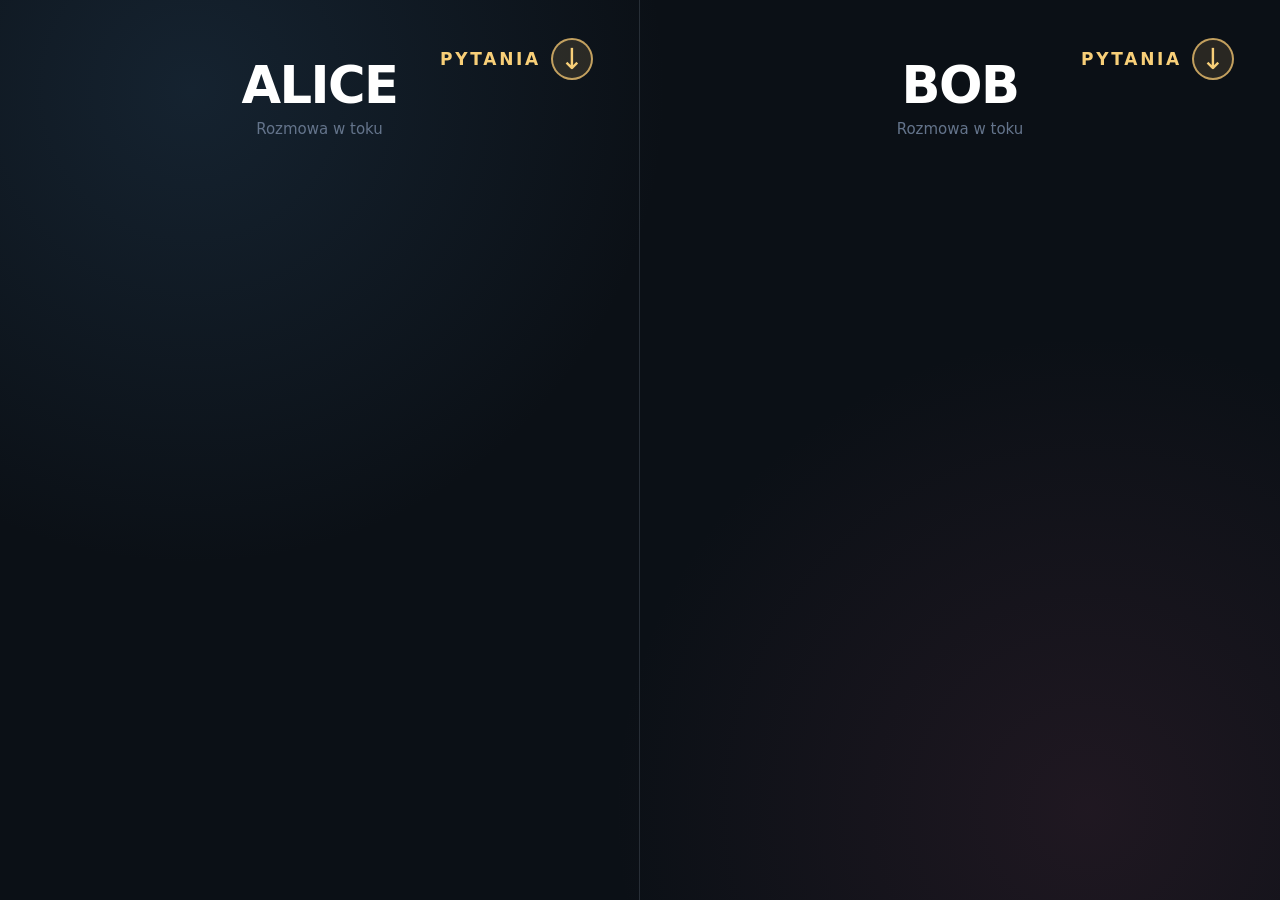
<file: frontend/display/index.html>
<!DOCTYPE html>
<html lang="pl">
<head>
    <meta charset="UTF-8">
    <meta name="viewport" content="width=device-width, initial-scale=1.0">
    <title>Test Turinga — Display</title>
    <link rel="stylesheet" href="style.css?v=8">
</head>
<body>

    <main class="display">
        <section class="panel" id="leftPanel">
            <header class="panel-header">
                <div class="question-guide" aria-label="Pytania prowadzącego">
                    <span class="question-guide-label">PYTANIA</span>
                    <span class="question-guide-arrow" aria-hidden="true">↓</span>
                </div>
                <h1 id="leftTitle">ALICE</h1>
                <div class="panel-caption">Rozmowa w toku</div>
            </header>
            <div id="leftMessages"></div>
        </section>

        <section class="panel" id="rightPanel">
            <header class="panel-header">
                <div class="question-guide" aria-label="Pytania prowadzącego">
                    <span class="question-guide-label">PYTANIA</span>
                    <span class="question-guide-arrow" aria-hidden="true">↓</span>
                </div>
                <h1 id="rightTitle">BOB</h1>
                <div class="panel-caption">Rozmowa w toku</div>
            </header>
            <div id="rightMessages"></div>
        </section>
    </main>

    <script src="config.js?v=7"></script>
    <script src="app.js?v=8"></script>
</body>
</html>
</file>
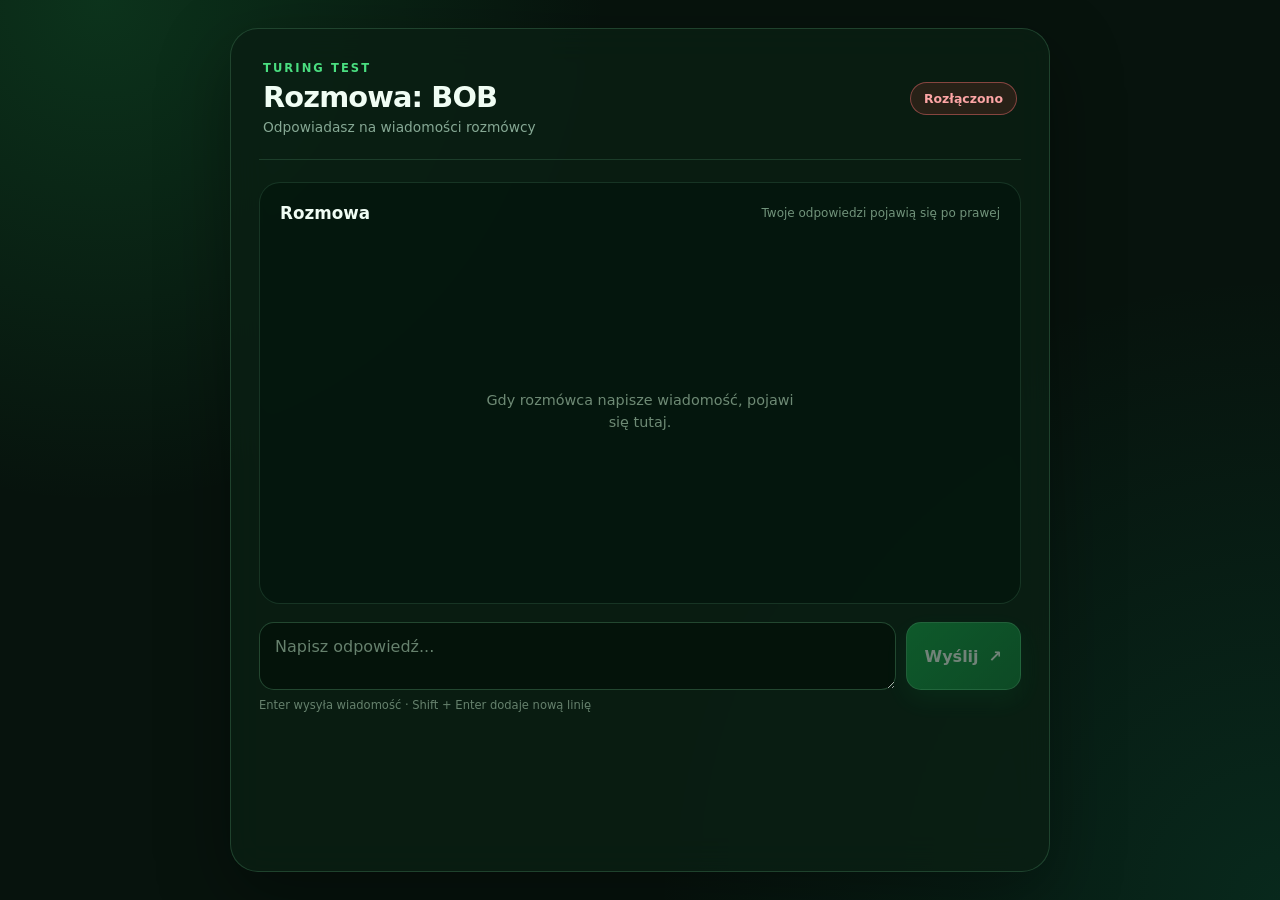
<file: frontend/human/index.html>
<!DOCTYPE html>
<html lang="pl">
<head>
    <meta charset="UTF-8">
    <meta name="viewport" content="width=device-width, initial-scale=1.0">
    <title>Rozmowa — Uczestnik</title>
    <link rel="stylesheet" href="style.css?v=4">
</head>
<body>

    <main class="human-panel">
        <header class="human-header">
            <div>
                <p class="eyebrow">TURING TEST</p>
                <h1 id="sessionTitle">Rozmowa</h1>
                <p class="subtitle">Odpowiadasz na wiadomości rozmówcy</p>
            </div>
            <div id="connectionStatus" class="status">Łączenie...</div>
        </header>

        <section class="conversation-shell" aria-label="Historia rozmowy">
            <div class="conversation-heading">
                <h2>Rozmowa</h2>
                <span>Twoje odpowiedzi pojawią się po prawej</span>
            </div>
            <section id="conversation" class="conversation">
                <div id="emptyState" class="empty-state">
                    Gdy rozmówca napisze wiadomość, pojawi się tutaj.
                </div>
            </section>
        </section>

        <form id="messageForm" class="message-form">
            <div class="composer">
                <textarea
                    id="messageInput"
                    placeholder="Napisz odpowiedź..."
                    rows="2"
                    disabled
                ></textarea>
                <button id="sendButton" type="submit" disabled>
                    <span>Wyślij</span>
                    <span aria-hidden="true">↗</span>
                </button>
            </div>
            <p class="composer-hint">Enter wysyła wiadomość · Shift + Enter dodaje nową linię</p>
        </form>
    </main>

    <script src="app.js?v=5"></script>
</body>
</html>
</file>
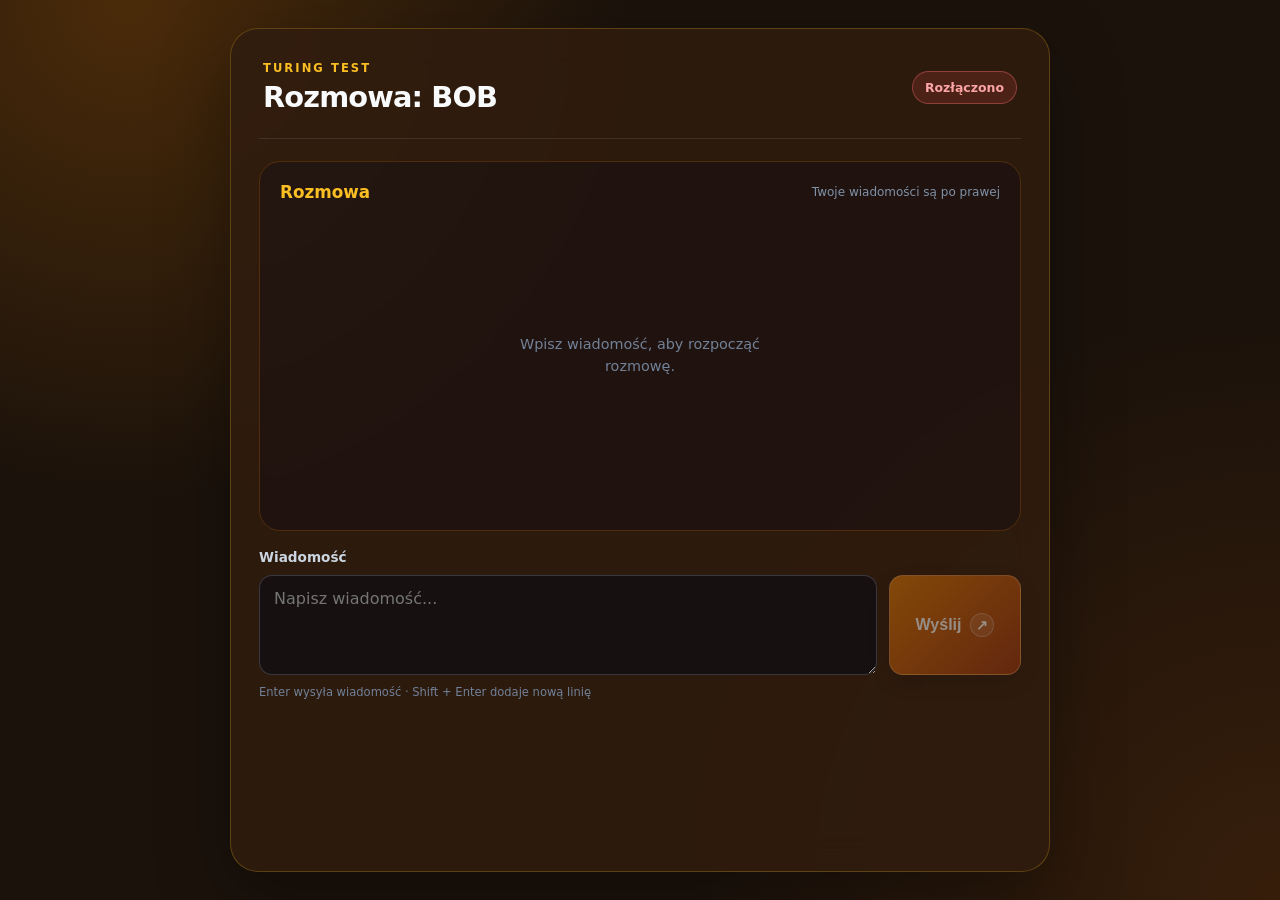
<file: frontend/participant/index.html>
<!DOCTYPE html>
<html lang="pl">
<head>
    <meta charset="UTF-8">
    <meta name="viewport" content="width=device-width, initial-scale=1.0">
    <title>Turing Test — Uczestnik</title>
    <link rel="stylesheet" href="style.css?v=6">
</head>
<body>
    <div class="container">
        <header class="app-header">
            <div>
                <p class="eyebrow">TURING TEST</p>
                <h1 id="sessionTitle">Rozmowa</h1>
            </div>
            <div id="statusBadge" class="badge idle">Łączenie...</div>
        </header>

        <main>
            <section class="conversation-panel" aria-label="Historia rozmowy">
                <div class="conversation-heading">
                    <h2>Rozmowa</h2>
                    <span class="conversation-hint">Twoje wiadomości są po prawej</span>
                </div>
                <div id="messages" class="messages" aria-live="polite">
                    <div id="emptyState" class="empty-state">
                        Wpisz wiadomość, aby rozpocząć rozmowę.
                    </div>
                </div>
            </section>

            <form id="messageForm" class="message-form">
                <label for="messageInput">Wiadomość</label>
                <div class="composer">
                    <textarea
                        id="messageInput"
                        placeholder="Napisz wiadomość..."
                        rows="3"
                        disabled
                    ></textarea>
                    <button id="sendButton" class="btn btn-primary" type="submit" disabled>
                        <span>Wyślij</span>
                        <span class="btn-icon" aria-hidden="true">↗</span>
                    </button>
                </div>
                <p class="input-hint">Enter wysyła wiadomość · Shift + Enter dodaje nową linię</p>
            </form>

        </main>
    </div>

    <script src="app.js?v=7"></script>
</body>
</html>
</file>
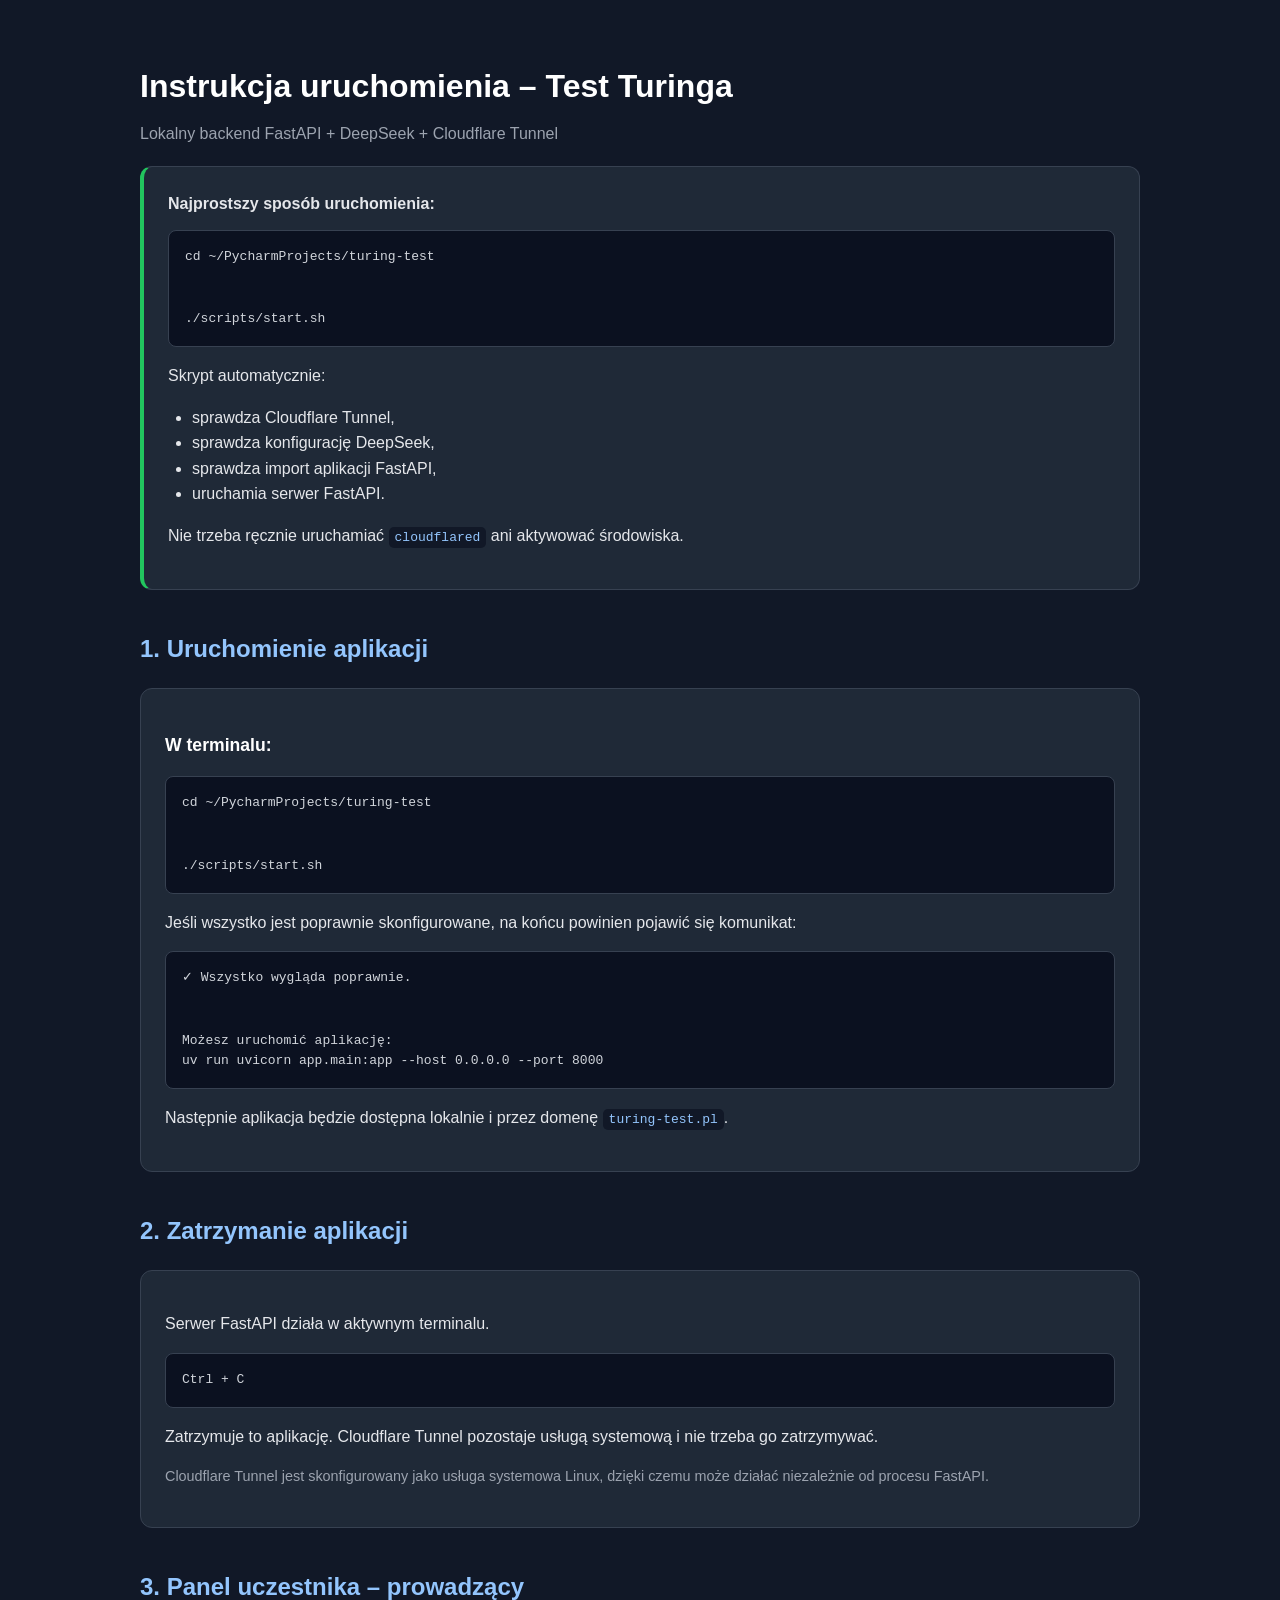
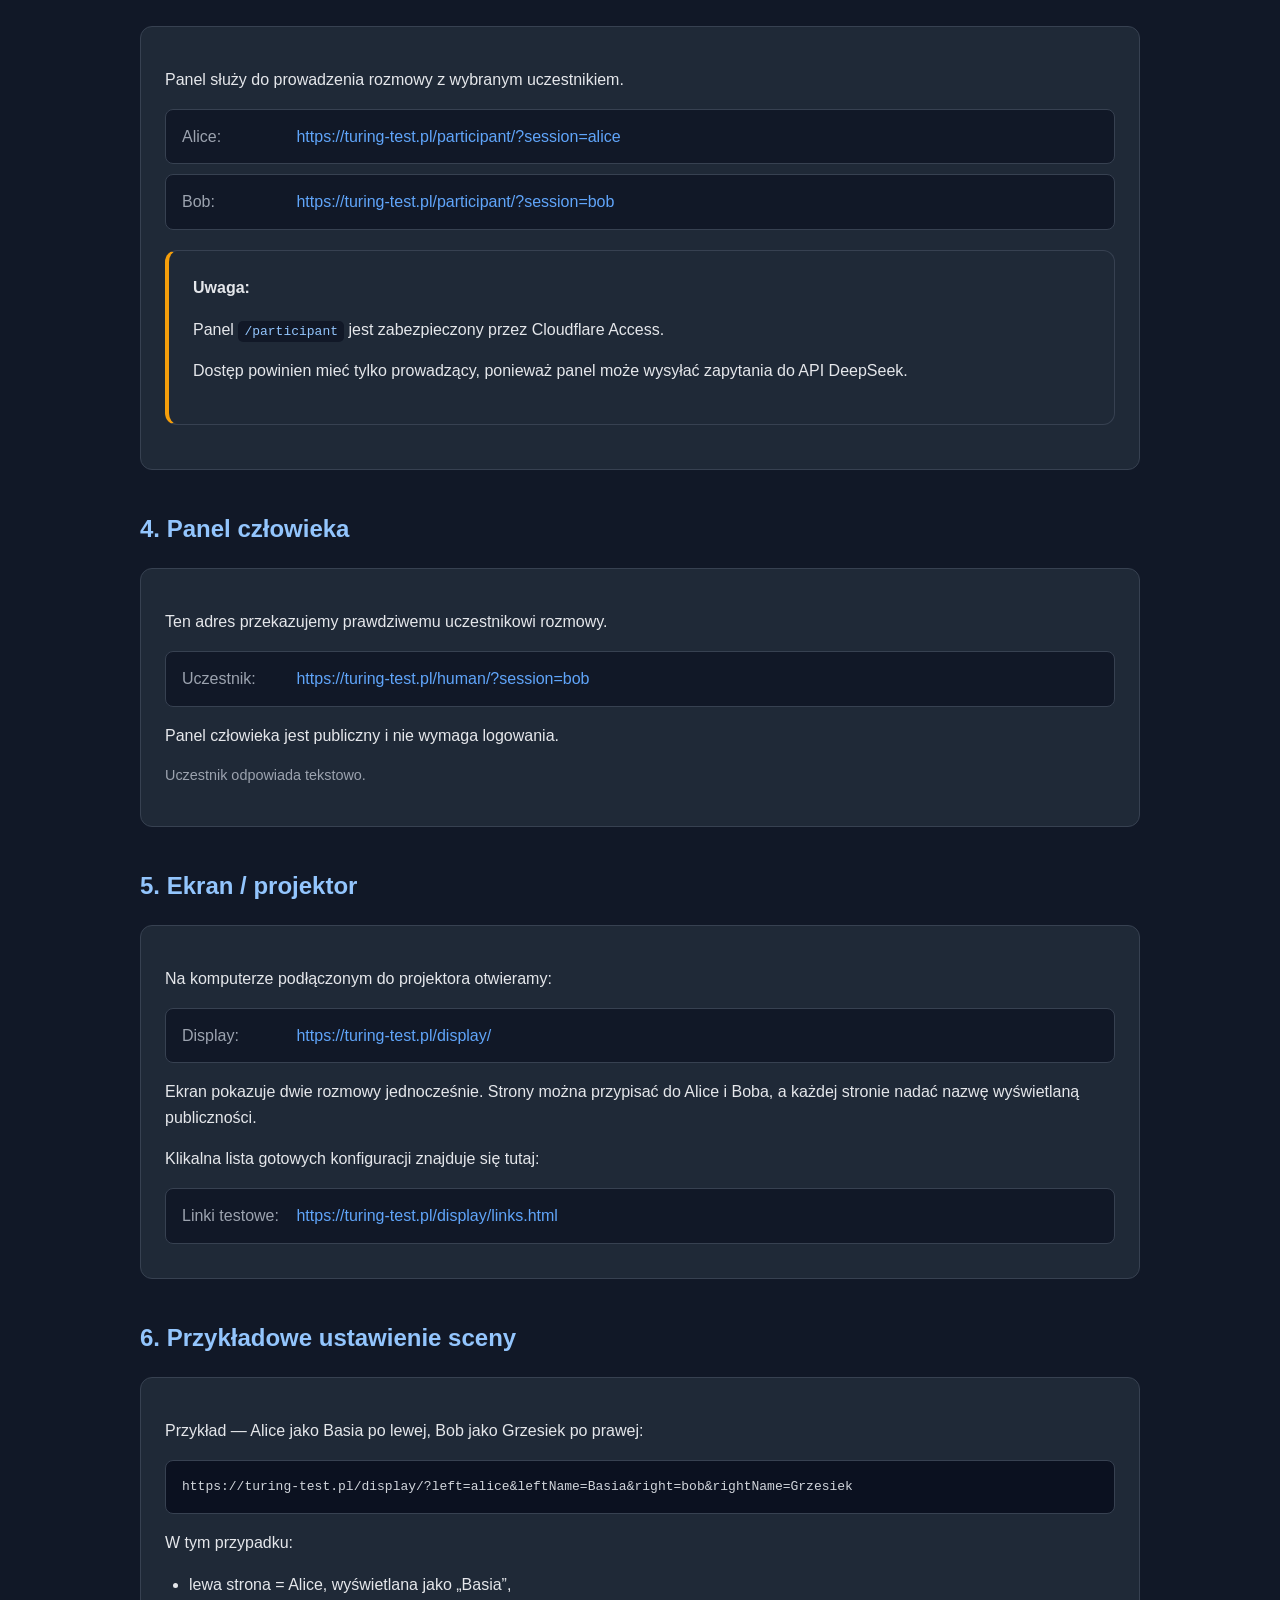
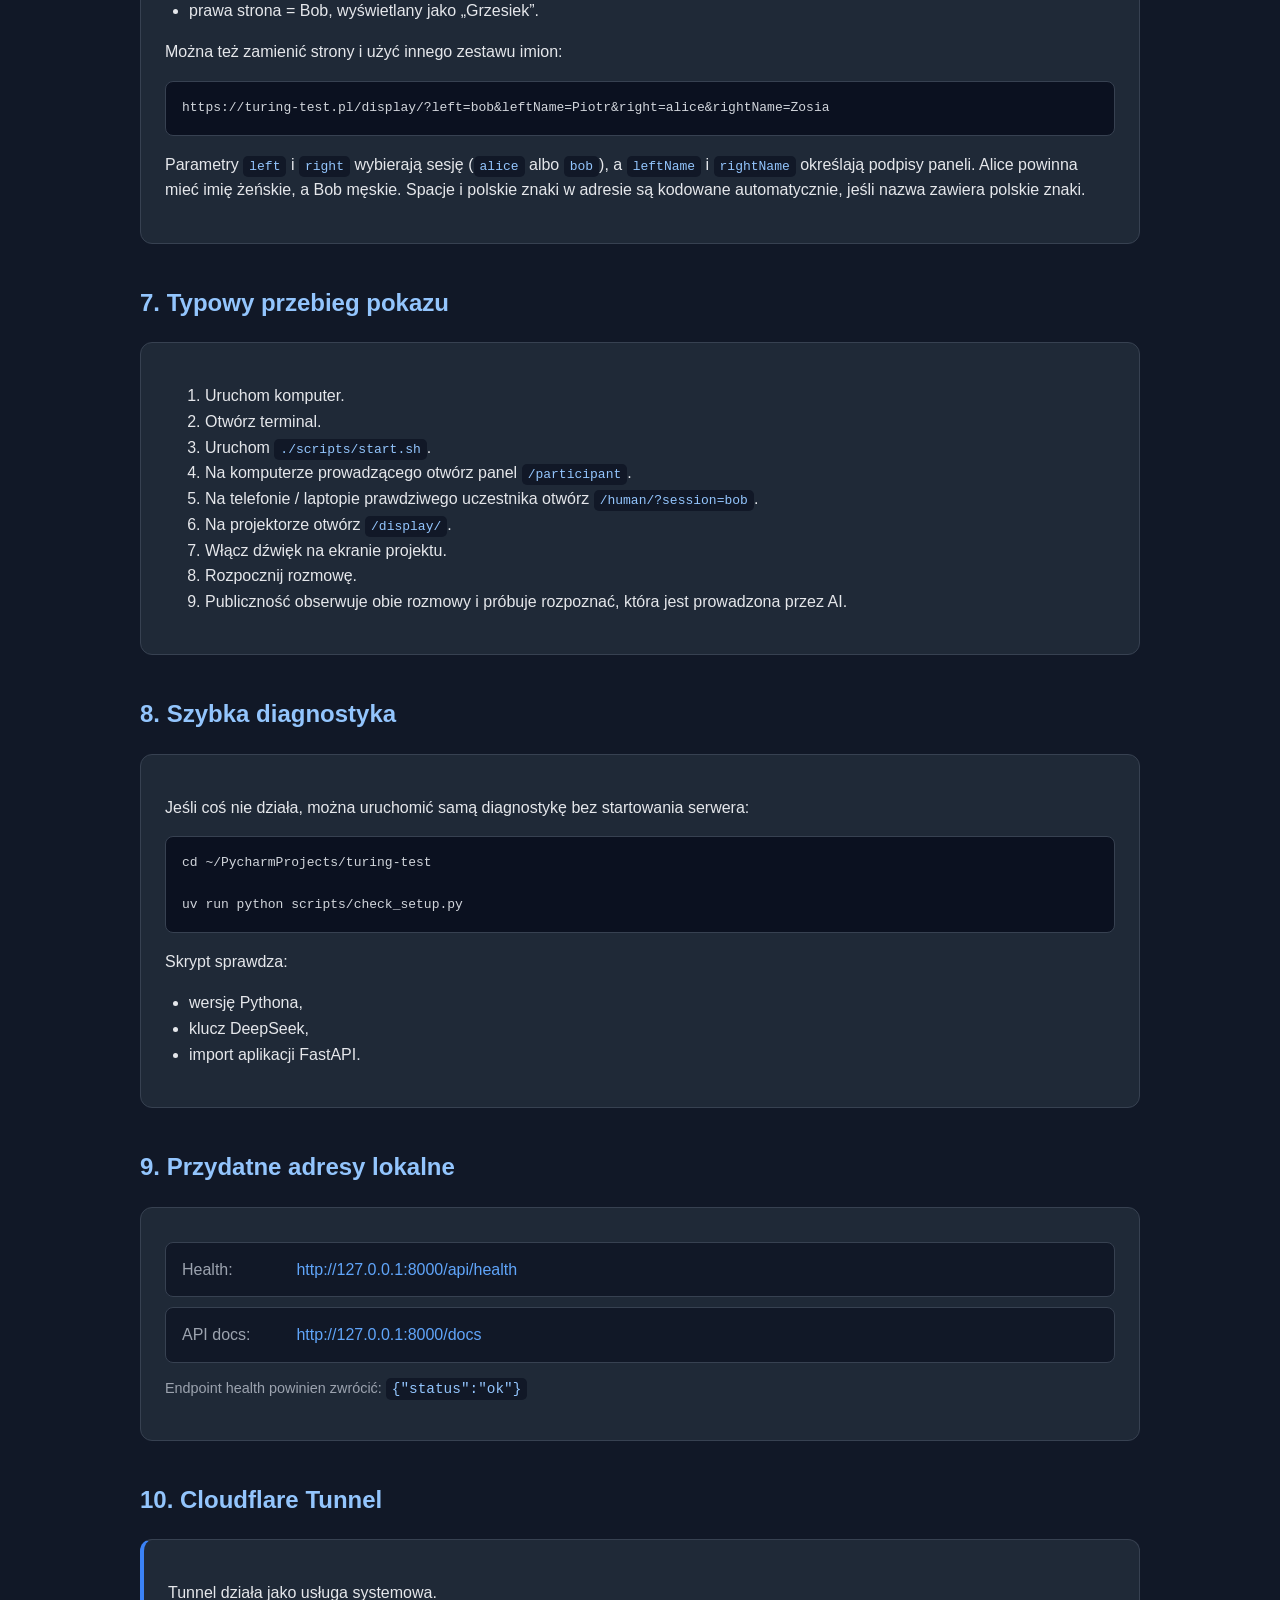
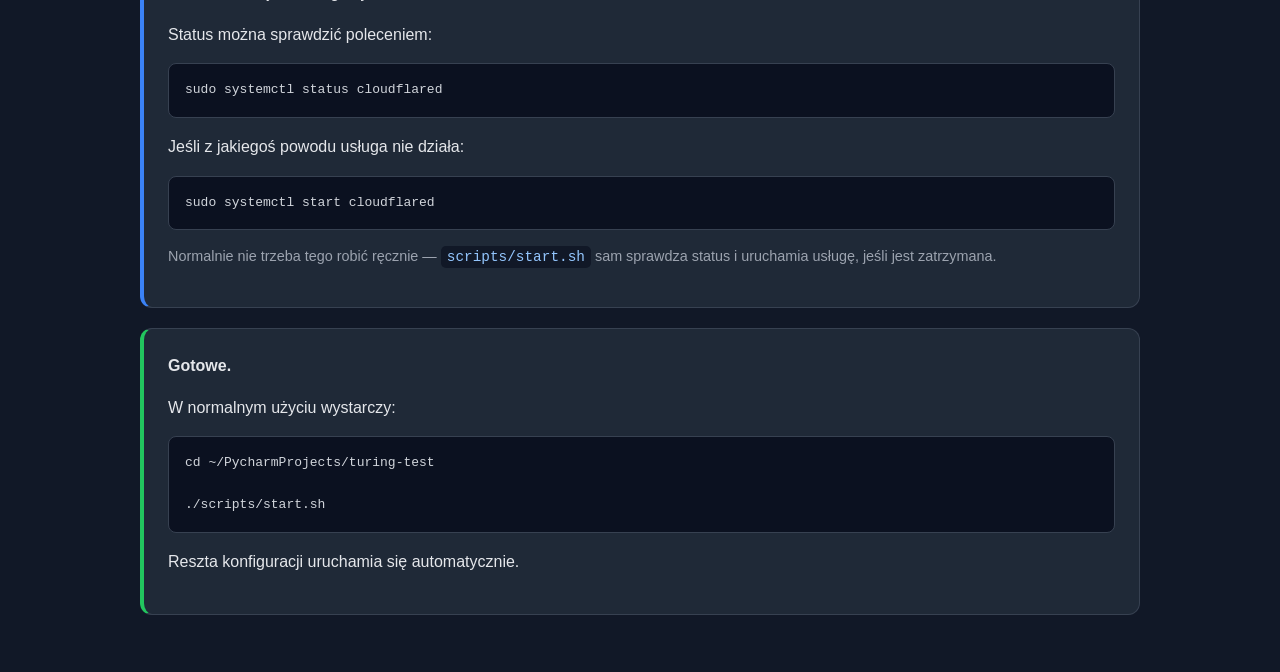
<file: README.html>
<!DOCTYPE html>

<html lang="pl">
<head>
    <meta charset="UTF-8">
    <meta name="viewport" content="width=device-width, initial-scale=1.0">
    <title>Instrukcja uruchomienia – Test Turinga</title>


<style>
    * {
        box-sizing: border-box;
    }

    body {
        margin: 0;
        padding: 40px 20px;
        background: #111827;
        color: #e5e7eb;
        font-family: Arial, Helvetica, sans-serif;
        line-height: 1.6;
    }

    .container {
        max-width: 1000px;
        margin: 0 auto;
    }

    h1 {
        margin-bottom: 8px;
        color: #ffffff;
    }

    h2 {
        margin-top: 40px;
        color: #93c5fd;
    }

    h3 {
        color: #dbeafe;
    }

    .subtitle {
        margin-top: 0;
        color: #9ca3af;
    }

    .card {
        background: #1f2937;
        border: 1px solid #374151;
        border-radius: 12px;
        padding: 24px;
        margin: 20px 0;
    }

    .important {
        border-left: 4px solid #f59e0b;
    }

    .success {
        border-left: 4px solid #22c55e;
    }

    .info {
        border-left: 4px solid #3b82f6;
    }

    code {
        background: #111827;
        padding: 3px 6px;
        border-radius: 5px;
        color: #93c5fd;
    }

    pre {
        background: #0b1120;
        border: 1px solid #374151;
        border-radius: 8px;
        padding: 16px;
        overflow-x: auto;
        color: #d1d5db;
    }

    .link {
        display: block;
        background: #111827;
        border: 1px solid #374151;
        border-radius: 8px;
        padding: 14px 16px;
        margin: 10px 0;
        color: #93c5fd;
        text-decoration: none;
    }

    .link:hover {
        border-color: #60a5fa;
        background: #172033;
    }

    .label {
        display: inline-block;
        min-width: 110px;
        color: #9ca3af;
    }

    .url {
        color: #60a5fa;
        word-break: break-all;
    }

    .step {
        font-size: 1.1rem;
        font-weight: bold;
        color: #ffffff;
    }

    ul {
        padding-left: 24px;
    }

    .small {
        color: #9ca3af;
        font-size: 0.9rem;
    }

    .status {
        color: #86efac;
        font-weight: bold;
    }
</style>

</head>

<body>
<div class="container">


<h1>Instrukcja uruchomienia – Test Turinga</h1>
<p class="subtitle">
    Lokalny backend FastAPI + DeepSeek + Cloudflare Tunnel
</p>

<div class="card success">
    <strong>Najprostszy sposób uruchomienia:</strong>

    <pre>cd ~/PycharmProjects/turing-test


./scripts/start.sh</pre>


    <p>
        Skrypt automatycznie:
    </p>

    <ul>
        <li>sprawdza Cloudflare Tunnel,</li>
        <li>sprawdza konfigurację DeepSeek,</li>
        <li>sprawdza import aplikacji FastAPI,</li>
        <li>uruchamia serwer FastAPI.</li>
    </ul>

    <p>
        Nie trzeba ręcznie uruchamiać <code>cloudflared</code> ani aktywować
        środowiska.
    </p>
</div>


<h2>1. Uruchomienie aplikacji</h2>

<div class="card">
    <p class="step">W terminalu:</p>

    <pre>cd ~/PycharmProjects/turing-test


./scripts/start.sh</pre>


    <p>
        Jeśli wszystko jest poprawnie skonfigurowane, na końcu powinien pojawić się komunikat:
    </p>

    <pre>✓ Wszystko wygląda poprawnie.
    

Możesz uruchomić aplikację:
uv run uvicorn app.main:app --host 0.0.0.0 --port 8000</pre>

    <p>
        Następnie aplikacja będzie dostępna lokalnie i przez domenę
        <code>turing-test.pl</code>.
    </p>
</div>


<h2>2. Zatrzymanie aplikacji</h2>

<div class="card">
    <p>
        Serwer FastAPI działa w aktywnym terminalu.
    </p>

    <pre>Ctrl + C</pre>

    <p>
        Zatrzymuje to aplikację.
        Cloudflare Tunnel pozostaje usługą systemową i nie trzeba go zatrzymywać.
    </p>

    <p class="small">
        Cloudflare Tunnel jest skonfigurowany jako usługa systemowa Linux,
        dzięki czemu może działać niezależnie od procesu FastAPI.
    </p>
</div>


<h2>3. Panel uczestnika – prowadzący</h2>

<div class="card">
    <p>
        Panel służy do prowadzenia rozmowy z wybranym uczestnikiem.
    </p>

    <a class="link" href="https://turing-test.pl/participant/?session=alice">
        <span class="label">Alice:</span>
        <span class="url">https://turing-test.pl/participant/?session=alice</span>
    </a>

    <a class="link" href="https://turing-test.pl/participant/?session=bob">
        <span class="label">Bob:</span>
        <span class="url">https://turing-test.pl/participant/?session=bob</span>
    </a>

    <div class="card important">
        <strong>Uwaga:</strong>
        <p>
            Panel <code>/participant</code> jest zabezpieczony przez
            Cloudflare Access.
        </p>

        <p>
            Dostęp powinien mieć tylko prowadzący, ponieważ panel może
            wysyłać zapytania do API DeepSeek.
        </p>
    </div>
</div>


<h2>4. Panel człowieka</h2>

<div class="card">
    <p>
        Ten adres przekazujemy prawdziwemu uczestnikowi rozmowy.
    </p>

    <a class="link" href="https://turing-test.pl/human/?session=bob">
        <span class="label">Uczestnik:</span>
        <span class="url">https://turing-test.pl/human/?session=bob</span>
    </a>

    <p>
        Panel człowieka jest publiczny i nie wymaga logowania.
    </p>

    <p class="small">Uczestnik odpowiada tekstowo.</p>
</div>


<h2>5. Ekran / projektor</h2>

<div class="card">
    <p>
        Na komputerze podłączonym do projektora otwieramy:
    </p>

    <a class="link" href="https://turing-test.pl/display/">
        <span class="label">Display:</span>
        <span class="url">https://turing-test.pl/display/</span>
    </a>

    <p>
        Ekran pokazuje dwie rozmowy jednocześnie.
        Strony można przypisać do Alice i Boba, a każdej stronie nadać nazwę
        wyświetlaną publiczności.
    </p>

    <p>
        Klikalna lista gotowych konfiguracji znajduje się tutaj:
    </p>

    <a class="link" href="https://turing-test.pl/display/links.html">
        <span class="label">Linki testowe:</span>
        <span class="url">https://turing-test.pl/display/links.html</span>
    </a>
</div>


<h2>6. Przykładowe ustawienie sceny</h2>

<div class="card">
    <p>
        Przykład — Alice jako Basia po lewej, Bob jako Grzesiek po prawej:
    </p>

    <pre>https://turing-test.pl/display/?left=alice&amp;leftName=Basia&amp;right=bob&amp;rightName=Grzesiek</pre>

    <p>
        W tym przypadku:
    </p>

    <ul>
        <li>lewa strona = Alice, wyświetlana jako „Basia”,</li>
        <li>prawa strona = Bob, wyświetlany jako „Grzesiek”.</li>
    </ul>

    <p>
        Można też zamienić strony i użyć innego zestawu imion:
    </p>

    <pre>https://turing-test.pl/display/?left=bob&amp;leftName=Piotr&amp;right=alice&amp;rightName=Zosia</pre>

    <p>
        Parametry <code>left</code> i <code>right</code> wybierają sesję
        (<code>alice</code> albo <code>bob</code>), a <code>leftName</code>
        i <code>rightName</code> określają podpisy paneli. Alice powinna mieć
        imię żeńskie, a Bob męskie. Spacje i polskie znaki w adresie są
        kodowane automatycznie, jeśli nazwa zawiera polskie znaki.
    </p>
</div>


<h2>7. Typowy przebieg pokazu</h2>

<div class="card">
    <ol>
        <li>Uruchom komputer.</li>
        <li>Otwórz terminal.</li>
        <li>Uruchom <code>./scripts/start.sh</code>.</li>
        <li>Na komputerze prowadzącego otwórz panel <code>/participant</code>.</li>
        <li>Na telefonie / laptopie prawdziwego uczestnika otwórz <code>/human/?session=bob</code>.</li>
        <li>Na projektorze otwórz <code>/display/</code>.</li>
        <li>Włącz dźwięk na ekranie projektu.</li>
        <li>Rozpocznij rozmowę.</li>
        <li>Publiczność obserwuje obie rozmowy i próbuje rozpoznać, która jest prowadzona przez AI.</li>
    </ol>
</div>


<h2>8. Szybka diagnostyka</h2>

<div class="card">
    <p>
        Jeśli coś nie działa, można uruchomić samą diagnostykę bez startowania serwera:
    </p>

    <pre>cd ~/PycharmProjects/turing-test

uv run python scripts/check_setup.py</pre>

    <p>
        Skrypt sprawdza:
    </p>

    <ul>
        <li>wersję Pythona,</li>
        <li>klucz DeepSeek,</li>
        <li>import aplikacji FastAPI.</li>
    </ul>
</div>


<h2>9. Przydatne adresy lokalne</h2>

<div class="card">

    <a class="link" href="http://127.0.0.1:8000/api/health">
        <span class="label">Health:</span>
        <span class="url">http://127.0.0.1:8000/api/health</span>
    </a>

    <a class="link" href="http://127.0.0.1:8000/docs">
        <span class="label">API docs:</span>
        <span class="url">http://127.0.0.1:8000/docs</span>
    </a>

    <p class="small">
        Endpoint health powinien zwrócić:
        <code>{"status":"ok"}</code>
    </p>
</div>


<h2>10. Cloudflare Tunnel</h2>

<div class="card info">
    <p>
        Tunnel działa jako usługa systemowa.
    </p>

    <p>
        Status można sprawdzić poleceniem:
    </p>

    <pre>sudo systemctl status cloudflared</pre>

    <p>
        Jeśli z jakiegoś powodu usługa nie działa:
    </p>

    <pre>sudo systemctl start cloudflared</pre>

    <p class="small">
        Normalnie nie trzeba tego robić ręcznie — <code>scripts/start.sh</code>
        sam sprawdza status i uruchamia usługę, jeśli jest zatrzymana.
    </p>
</div>


<div class="card success">
    <strong>Gotowe.</strong>

    <p>
        W normalnym użyciu wystarczy:
    </p>

    <pre>cd ~/PycharmProjects/turing-test

./scripts/start.sh</pre>

    <p>
        Reszta konfiguracji uruchamia się automatycznie.
    </p>
</div>

</div>
</body>
</html>
</file>
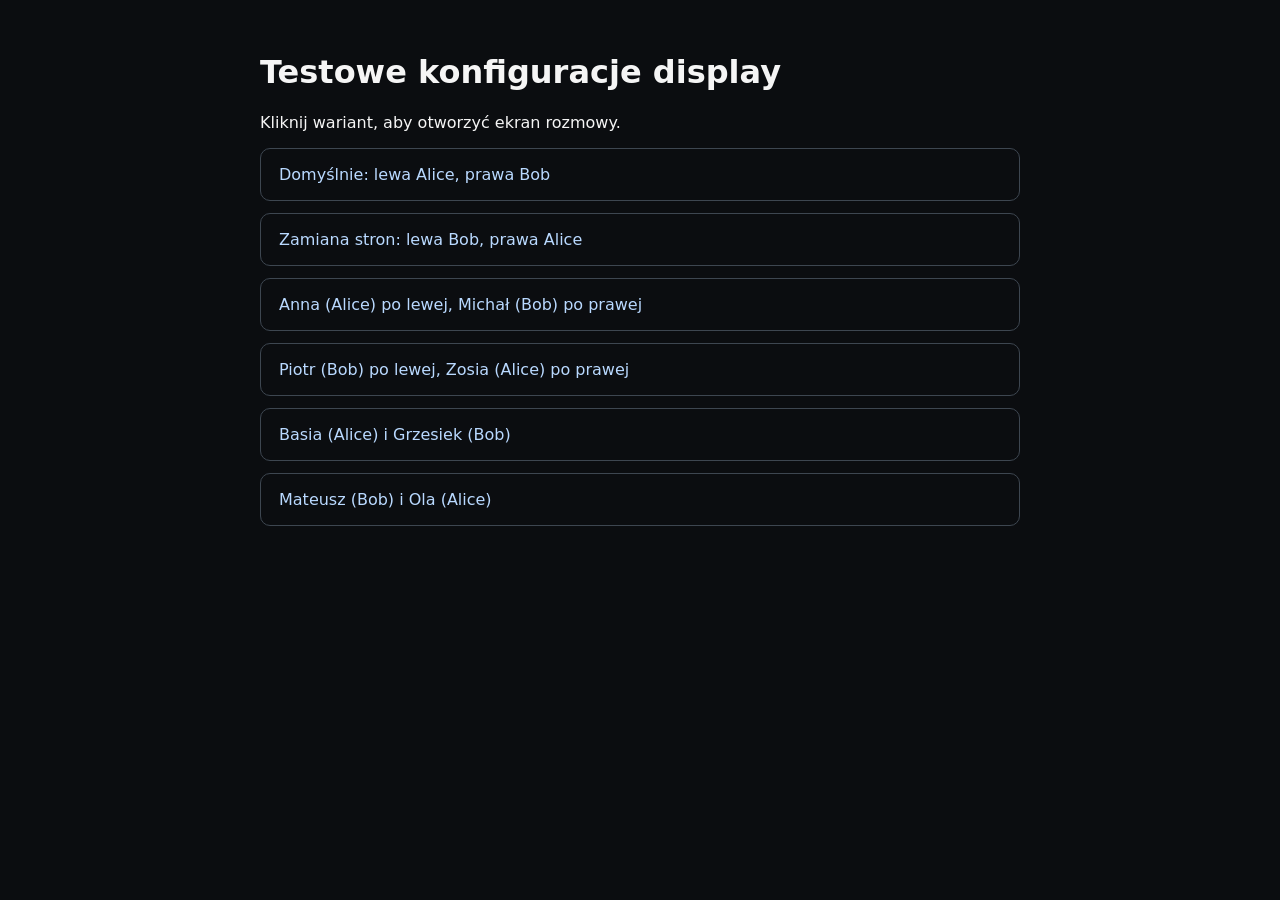
<file: frontend/display/links.html>
<!DOCTYPE html>
<html lang="pl">
<head>
    <meta charset="UTF-8">
    <meta name="viewport" content="width=device-width, initial-scale=1.0">
    <title>Testowe konfiguracje display</title>
    <style>
        :root {
            color-scheme: dark;
            font-family: system-ui, sans-serif;
        }

        body {
            max-width: 760px;
            margin: 0 auto;
            padding: 32px 20px;
            background: #0b0d10;
            color: #f5f5f5;
        }

        a {
            display: block;
            margin: 12px 0;
            padding: 16px 18px;
            border: 1px solid #3d4650;
            border-radius: 10px;
            color: #b9d9ff;
            text-decoration: none;
        }

        a:hover {
            background: #1c252e;
            border-color: #79b8ff;
        }

        code {
            color: #c9d1d9;
        }
    </style>
</head>
<body>
    <h1>Testowe konfiguracje display</h1>
    <p>Kliknij wariant, aby otworzyć ekran rozmowy.</p>

    <a href="./">Domyślnie: lewa Alice, prawa Bob</a>
    <a href="./?left=bob&right=alice">Zamiana stron: lewa Bob, prawa Alice</a>
    <a href="./?left=alice&leftName=Anna&right=bob&rightName=Micha%C5%82">
        Anna (Alice) po lewej, Michał (Bob) po prawej
    </a>
    <a href="./?left=bob&leftName=Piotr&right=alice&rightName=Zosia">
        Piotr (Bob) po lewej, Zosia (Alice) po prawej
    </a>
    <a href="./?left=alice&leftName=Basia&right=bob&rightName=Grzesiek">
        Basia (Alice) i Grzesiek (Bob)
    </a>
    <a href="./?left=bob&leftName=Mateusz&right=alice&rightName=Ola">
        Mateusz (Bob) i Ola (Alice)
    </a>
</body>
</html>
</file>
<file: frontend/display/style.css>
* {
    box-sizing: border-box;
}

html,
body {
    margin: 0;
    width: 100%;
    height: 100%;
}

body {
    font-family: system-ui, -apple-system, BlinkMacSystemFont, "Segoe UI", sans-serif;
    background:
        radial-gradient(circle at 15% 10%, rgba(51, 91, 126, 0.25), transparent 35%),
        radial-gradient(circle at 85% 90%, rgba(113, 54, 78, 0.2), transparent 35%),
        #0b1016;
    color: #f8fafc;
    overflow: hidden;
}

.display {
    display: grid;
    grid-template-columns: 1fr 1fr;
    width: 100vw;
    height: 100vh;
}

.panel {
    position: relative;
    display: flex;
    flex-direction: column;

    min-width: 0;
    padding: 38px 46px 30px;

    border-right: 1px solid rgba(148, 163, 184, 0.2);

    overflow: hidden;
}

.panel:last-child {
    border-right: none;
}

.panel-header {
    position: relative;
    flex: 0 0 auto;
    padding: 8px 8px 26px;
    text-align: center;
}

.question-guide {
    position: absolute;
    top: 0;
    right: 0;
    display: flex;
    align-items: center;
    gap: 10px;
    color: #f8cf78;
}

.question-guide-label {
    font-size: 17px;
    font-weight: 900;
    letter-spacing: 0.16em;
}

.question-guide-arrow {
    display: grid;
    width: 42px;
    height: 42px;
    place-items: center;
    border: 2px solid rgba(247, 200, 115, 0.75);
    border-radius: 50%;
    background: rgba(247, 200, 115, 0.13);
    font-size: 29px;
    line-height: 1;
}

.panel-kicker {
    color: #94a3b8;
    font-size: 14px;
    font-weight: 700;
    letter-spacing: 0.16em;
    text-transform: uppercase;
}

.panel-kicker span {
    color: #cbd5e1;
}

.panel h1 {
    margin: 9px 0 5px;

    font-size: clamp(34px, 4vw, 58px);
    font-weight: 800;
    letter-spacing: -0.03em;

    color: #ffffff;
}

.panel-caption {
    color: #64748b;
    font-size: 15px;
}

/* Obszar rozmowy */
#leftMessages,
#rightMessages {
    flex: 1;

    overflow-y: auto;

    padding: 10px 10px 40px;

    scrollbar-width: none;
}

#leftMessages::-webkit-scrollbar,
#rightMessages::-webkit-scrollbar {
    display: none;
}

.message {
    position: relative;
    width: fit-content;
    max-width: min(88%, 760px);
    margin-bottom: 20px;
    padding: 16px 21px 18px;

    border: 1px solid rgba(148, 163, 184, 0.25);
    border-radius: 22px 22px 22px 7px;

    font-size: clamp(21px, 2.1vw, 31px);
    line-height: 1.35;

    box-shadow: 0 12px 30px rgba(0, 0, 0, 0.2);

    animation: messageAppear 0.2s ease-out;
}

.message-label {
    margin-bottom: 7px;
    color: #dbeafe;
    font-size: 12px;
    font-weight: 900;
    letter-spacing: 0.12em;
    text-transform: uppercase;
}

/* Prowadzący — zawsze prawa strona */
.host-message {
    margin-left: auto;
    margin-right: 0;

    background: linear-gradient(145deg, #3e5264, #263846);
    border: 2px solid #f0b84f;
    border-radius: 22px 22px 7px 22px;
    box-shadow: 0 12px 30px rgba(10, 14, 18, 0.3), 0 0 0 3px rgba(240, 184, 79, 0.08);
}

.host-message .message-label {
    color: #f7c873;
}

/* Odpowiedź — zawsze lewa strona */
.response-message {
    margin-left: 0;
    margin-right: auto;
}

/* Alice */
.alice-response {
    background: linear-gradient(145deg, #5b2935, #3a1f2a);
    border-color: #9b4c5e;
}

/* Bob */
.bob-response {
    background: linear-gradient(145deg, #23543f, #19372e);
    border-color: #438566;
}

.response-message .message-label {
    color: #d1fae5;
}

@keyframes messageAppear {
    from {
        opacity: 0;
        transform: translateY(8px);
    }

    to {
        opacity: 1;
        transform: translateY(0);
    }
}

/* Projektor / mniejszy ekran */
@media (max-width: 1000px) {
    .panel {
        padding: 24px 22px;
    }

    .question-guide-label {
        font-size: 12px;
    }

    .question-guide-arrow {
        width: 34px;
        height: 34px;
        font-size: 24px;
    }

    .panel h1 {
        font-size: 32px;
    }

    .message {
        font-size: 24px;
    }
}
</file>
<file: frontend/human/style.css>
:root {
    color-scheme: dark;
    font-family: Inter, ui-sans-serif, system-ui, -apple-system, BlinkMacSystemFont, "Segoe UI", sans-serif;
    color: #e8f5eb;
    background: #07130d;
}

* {
    box-sizing: border-box;
}

body {
    min-height: 100vh;
    margin: 0;
    padding: 28px 18px;
    background:
        radial-gradient(circle at 8% 0%, rgba(34, 197, 94, 0.18), transparent 34%),
        radial-gradient(circle at 100% 100%, rgba(16, 185, 129, 0.13), transparent 40%),
        #07130d;
}

.human-panel {
    width: 100%;
    max-width: 820px;
    min-height: calc(100vh - 56px);
    margin: 0 auto;
    padding: 28px;
    border: 1px solid rgba(134, 239, 172, 0.18);
    border-radius: 28px;
    background: rgba(10, 31, 19, 0.86);
    box-shadow: 0 24px 70px rgba(0, 0, 0, 0.36);
    backdrop-filter: blur(18px);
}

.human-header,
.conversation-heading {
    display: flex;
    align-items: center;
    justify-content: space-between;
    gap: 18px;
}

.human-header {
    padding: 4px 4px 24px;
    border-bottom: 1px solid rgba(134, 239, 172, 0.15);
}

.eyebrow {
    margin: 0 0 5px;
    color: #4ade80;
    font-size: 0.72rem;
    font-weight: 800;
    letter-spacing: 0.18em;
}

h1,
h2,
p {
    margin: 0;
}

h1 {
    color: #f0fdf4;
    font-size: clamp(1.35rem, 3vw, 1.8rem);
    letter-spacing: -0.03em;
}

h2 {
    color: #f0fdf4;
    font-size: 1.05rem;
}

.subtitle {
    margin-top: 5px;
    color: #86a894;
    font-size: 0.86rem;
}

.status {
    padding: 8px 13px;
    border: 1px solid rgba(148, 163, 184, 0.24);
    border-radius: 999px;
    color: #cbd5e1;
    font-size: 0.78rem;
    font-weight: 800;
    white-space: nowrap;
}

.status.connected {
    border-color: rgba(74, 222, 128, 0.45);
    background: rgba(34, 197, 94, 0.14);
    color: #86efac;
}

.status.disconnected {
    border-color: rgba(248, 113, 113, 0.45);
    background: rgba(239, 68, 68, 0.14);
    color: #fca5a5;
}

.conversation-shell {
    margin-top: 22px;
    padding: 20px;
    border: 1px solid rgba(134, 239, 172, 0.14);
    border-radius: 21px;
    background: rgba(2, 15, 8, 0.38);
}

.conversation-heading span {
    color: #71937b;
    font-size: 0.75rem;
}

.conversation {
    display: flex;
    flex-direction: column;
    gap: 12px;
    min-height: 360px;
    max-height: 52vh;
    padding: 22px 4px 4px;
    overflow-y: auto;
    scrollbar-color: #2f5b3e transparent;
}

.empty-state {
    align-self: center;
    max-width: 310px;
    margin: auto;
    color: #6e8a75;
    font-size: 0.9rem;
    line-height: 1.5;
    text-align: center;
}

.message {
    width: fit-content;
    max-width: min(78%, 620px);
    padding: 12px 16px;
    border: 1px solid rgba(134, 239, 172, 0.18);
    border-radius: 18px;
    font-size: 1rem;
    line-height: 1.45;
    overflow-wrap: anywhere;
    animation: messageAppear 180ms ease-out;
}

.message-incoming {
    align-self: flex-start;
    border-bottom-left-radius: 5px;
    background: #183323;
    color: #dcfce7;
}

.message-outgoing {
    align-self: flex-end;
    border-color: rgba(74, 222, 128, 0.5);
    border-bottom-right-radius: 5px;
    background: linear-gradient(135deg, #15803d, #166534);
    color: #f0fdf4;
}

.message strong {
    display: block;
    margin-bottom: 4px;
    color: #86efac;
    font-size: 0.68rem;
    letter-spacing: 0.12em;
    text-transform: uppercase;
}

.message-outgoing strong {
    color: #bbf7d0;
}

.message-text {
    white-space: pre-wrap;
}

.message-form {
    margin-top: 18px;
}

.composer {
    display: flex;
    align-items: stretch;
    gap: 10px;
}

textarea {
    flex: 1;
    min-width: 0;
    min-height: 58px;
    padding: 14px 15px;
    border: 1px solid rgba(134, 239, 172, 0.24);
    border-radius: 15px;
    outline: none;
    background: rgba(2, 15, 8, 0.62);
    color: #f0fdf4;
    font: inherit;
    resize: vertical;
}

textarea::placeholder {
    color: #66816d;
}

textarea:focus {
    border-color: #4ade80;
    box-shadow: 0 0 0 3px rgba(74, 222, 128, 0.14);
}

button {
    display: inline-flex;
    align-items: center;
    justify-content: center;
    gap: 10px;
    min-width: 112px;
    min-height: 58px;
    padding: 12px 18px;
    border: 1px solid rgba(134, 239, 172, 0.4);
    border-radius: 15px;
    background: linear-gradient(135deg, #16a34a, #15803d);
    box-shadow: 0 10px 24px rgba(22, 163, 74, 0.2);
    color: #f0fdf4;
    font: inherit;
    font-weight: 800;
    cursor: pointer;
    transition: transform 160ms ease, background 160ms ease, opacity 160ms ease;
}

button:hover:not(:disabled) {
    background: linear-gradient(135deg, #22c55e, #16a34a);
    transform: translateY(-1px);
}

button:disabled {
    cursor: not-allowed;
    opacity: 0.45;
}

.composer-hint {
    margin-top: 8px;
    color: #66816d;
    font-size: 0.72rem;
}

@keyframes messageAppear {
    from { opacity: 0; transform: translateY(5px); }
    to { opacity: 1; transform: translateY(0); }
}

@media (max-width: 620px) {
    body {
        min-height: 100svh;
        overflow: auto;
        padding: 0;
    }

    .human-panel {
        display: block;
        min-height: 100svh;
        height: auto;
        padding: 20px 14px;
        border: 0;
        border-radius: 0;
        overflow: visible;
    }

    .human-header {
        flex-shrink: 0;
        padding-bottom: 14px;
    }

    .conversation-shell {
        display: block;
        min-height: 0;
        height: auto;
        margin-top: 14px;
        padding: 14px;
    }

    .conversation-heading span {
        display: none;
    }

    .message {
        max-width: 88%;
    }

    .conversation {
        min-height: 260px;
        max-height: none;
        overflow: visible;
        padding-bottom: 18px;
    }

    .message-form {
        position: sticky;
        bottom: 0;
        flex-shrink: 0;
        margin-top: 10px;
        padding: 10px 0 max(4px, env(safe-area-inset-bottom));
        background: #07130d;
        z-index: 2;
    }

    .composer {
        flex-direction: row;
    }

    button {
        min-width: 94px;
    }
}
</file>
<file: frontend/participant/style.css>
:root {
    color-scheme: dark;
    font-family: Inter, ui-sans-serif, system-ui, -apple-system, BlinkMacSystemFont, "Segoe UI", sans-serif;
    color: #e5edf7;
    background: #08111d;
}

* {
    box-sizing: border-box;
}

body {
    min-height: 100vh;
    margin: 0;
    padding: 28px 18px;
    background:
        radial-gradient(circle at 10% 0%, rgba(37, 99, 235, 0.24), transparent 34%),
        radial-gradient(circle at 100% 100%, rgba(14, 165, 233, 0.12), transparent 38%),
        #08111d;
}

.container {
    width: 100%;
    max-width: 820px;
    min-height: calc(100vh - 56px);
    margin: 0 auto;
    padding: 28px;
    border: 1px solid rgba(148, 163, 184, 0.2);
    border-radius: 28px;
    background: rgba(15, 23, 42, 0.84);
    box-shadow: 0 24px 70px rgba(0, 0, 0, 0.34);
    backdrop-filter: blur(18px);
}

.app-header,
.conversation-heading {
    display: flex;
    align-items: center;
    justify-content: space-between;
    gap: 18px;
}

.app-header {
    padding: 4px 4px 24px;
    border-bottom: 1px solid rgba(148, 163, 184, 0.16);
}

.eyebrow {
    margin: 0 0 5px;
    color: #60a5fa;
    font-size: 0.72rem;
    font-weight: 800;
    letter-spacing: 0.18em;
}

h1,
h2,
p {
    margin: 0;
}

h1 {
    color: #f8fafc;
    font-size: clamp(1.35rem, 3vw, 1.8rem);
    letter-spacing: -0.03em;
}

h2 {
    color: #f8fafc;
    font-size: 1.05rem;
}

main {
    display: flex;
    flex-direction: column;
    gap: 18px;
    padding-top: 22px;
}

.badge {
    padding: 8px 12px;
    border: 1px solid transparent;
    border-radius: 999px;
    font-size: 0.78rem;
    font-weight: 800;
    white-space: nowrap;
}

.badge.idle { background: rgba(100, 116, 139, 0.18); border-color: rgba(148, 163, 184, 0.24); color: #cbd5e1; }
.badge.sending { background: rgba(139, 92, 246, 0.16); border-color: rgba(167, 139, 250, 0.4); color: #c4b5fd; }
.badge.error { background: rgba(239, 68, 68, 0.16); border-color: rgba(248, 113, 113, 0.4); color: #fca5a5; }

.conversation-panel {
    min-height: 370px;
    padding: 20px;
    border: 1px solid rgba(148, 163, 184, 0.16);
    border-radius: 21px;
    background: rgba(2, 6, 23, 0.32);
}

.conversation-hint {
    color: #7f91a8;
    font-size: 0.75rem;
}

.messages {
    display: flex;
    flex-direction: column;
    gap: 12px;
    max-height: 48vh;
    min-height: 290px;
    padding: 22px 4px 4px;
    overflow-y: auto;
    scrollbar-color: #334155 transparent;
}

.empty-state {
    align-self: center;
    max-width: 300px;
    margin: auto;
    color: #718198;
    font-size: 0.9rem;
    line-height: 1.5;
    text-align: center;
}

.message {
    width: fit-content;
    max-width: min(78%, 620px);
    padding: 12px 16px;
    border: 1px solid rgba(148, 163, 184, 0.2);
    border-radius: 18px;
    font-size: 1rem;
    line-height: 1.45;
    overflow-wrap: anywhere;
    animation: messageAppear 180ms ease-out;
}

.message-incoming {
    align-self: flex-start;
    border-bottom-left-radius: 5px;
    background: #1e293b;
    color: #dbeafe;
}

.message-outgoing {
    align-self: flex-end;
    border-color: rgba(96, 165, 250, 0.5);
    border-bottom-right-radius: 5px;
    background: linear-gradient(135deg, #2563eb, #1d4ed8);
    color: #ffffff;
}

.message-label {
    margin-bottom: 4px;
    color: #93c5fd;
    font-size: 0.68rem;
    font-weight: 800;
    letter-spacing: 0.12em;
    text-transform: uppercase;
}

.message-outgoing .message-label {
    color: #bfdbfe;
}

.session-alice {
    --theme: #ec4899;
    --theme-strong: #db2777;
    --theme-soft: rgba(236, 72, 153, 0.18);
    background:
        radial-gradient(circle at 10% 0%, rgba(236, 72, 153, 0.25), transparent 34%),
        radial-gradient(circle at 100% 100%, rgba(244, 114, 182, 0.14), transparent 38%),
        #190d18;
}

.session-bob {
    --theme: #d97706;
    --theme-strong: #b45309;
    --theme-soft: rgba(217, 119, 6, 0.2);
    background:
        radial-gradient(circle at 10% 0%, rgba(217, 119, 6, 0.25), transparent 34%),
        radial-gradient(circle at 100% 100%, rgba(180, 83, 9, 0.18), transparent 38%),
        #1b120b;
}

.session-alice .eyebrow,
.session-alice .conversation-heading h2 {
    color: #f9a8d4;
}

.session-bob .eyebrow,
.session-bob .conversation-heading h2 {
    color: #fbbf24;
}

.session-alice .container {
    border-color: rgba(244, 114, 182, 0.28);
    background: rgba(45, 16, 39, 0.84);
}

.session-bob .container {
    border-color: rgba(251, 191, 36, 0.24);
    background: rgba(48, 29, 15, 0.86);
}

.session-alice .conversation-panel,
.session-bob .conversation-panel {
    border-color: color-mix(in srgb, var(--theme) 24%, transparent);
    background: rgba(2, 6, 23, 0.26);
}

.session-alice .message-incoming {
    background: #4a1f3c;
    color: #fce7f3;
}

.session-alice .message-outgoing,
.session-alice .btn-primary {
    border-color: rgba(249, 168, 212, 0.5);
    background: linear-gradient(135deg, #ec4899, #be185d);
}

.session-bob .message-incoming {
    background: #4a2d18;
    color: #ffedd5;
}

.session-bob .message-outgoing,
.session-bob .btn-primary {
    border-color: rgba(253, 186, 116, 0.5);
    background: linear-gradient(135deg, #d97706, #9a3412);
}

.session-alice .btn-primary:hover:not(:disabled) {
    background: linear-gradient(135deg, #f472b6, #db2777);
}

.session-bob .btn-primary:hover:not(:disabled) {
    background: linear-gradient(135deg, #f59e0b, #c2410c);
}

.message-text {
    white-space: pre-wrap;
}

.btn {
    display: inline-flex;
    align-items: center;
    justify-content: center;
    gap: 9px;
    width: 100%;
    min-height: 50px;
    padding: 13px 16px;
    border: 1px solid transparent;
    border-radius: 14px;
    color: white;
    font-size: 1rem;
    font-weight: 750;
    cursor: pointer;
    box-shadow: 0 8px 22px rgba(2, 6, 23, 0.2);
    transition: transform 160ms ease, background 160ms ease, opacity 160ms ease, box-shadow 160ms ease;
}

.btn:hover:not(:disabled) {
    transform: translateY(-1px);
    box-shadow: 0 12px 26px rgba(2, 6, 23, 0.3);
}

.btn:disabled {
    cursor: not-allowed;
    opacity: 0.5;
}

.btn[hidden] {
    display: none;
}

.btn-primary { background: #2563eb; }
.btn-primary:hover:not(:disabled) { background: #3b82f6; }

.message-form {
    display: flex;
    flex-direction: column;
    gap: 10px;
}

.composer {
    display: grid;
    grid-template-columns: minmax(0, 1fr) auto;
    align-items: stretch;
    gap: 12px;
}

.composer .btn {
    width: auto;
    min-width: 132px;
}

.btn-icon {
    display: inline-grid;
    width: 24px;
    height: 24px;
    place-items: center;
    border: 1px solid rgba(255, 255, 255, 0.28);
    border-radius: 50%;
    background: rgba(255, 255, 255, 0.12);
    font-size: 14px;
    line-height: 1;
}

label {
    color: #cbd5e1;
    font-size: 0.85rem;
    font-weight: 700;
}

textarea {
    width: 100%;
    min-height: 100px;
    padding: 13px 14px;
    border: 1px solid rgba(148, 163, 184, 0.28);
    border-radius: 13px;
    outline: none;
    background: rgba(2, 6, 23, 0.5);
    color: #f8fafc;
    font: inherit;
    resize: vertical;
}

textarea:focus {
    border-color: #60a5fa;
    box-shadow: 0 0 0 3px rgba(96, 165, 250, 0.16);
}

.input-hint {
    color: #718198;
    font-size: 0.72rem;
}

.action-buttons {
    display: flex;
    gap: 10px;
}

@keyframes messageAppear {
    from { opacity: 0; transform: translateY(5px); }
    to { opacity: 1; transform: translateY(0); }
}

@media (max-width: 620px) {
    body {
        padding: 0;
    }

    .container {
        min-height: 100vh;
        padding: 20px 14px;
        border: 0;
        border-radius: 0;
    }

    .conversation-panel {
        padding: 14px;
    }

    .conversation-hint {
        display: none;
    }

    .message {
        max-width: 88%;
    }

    .composer {
        grid-template-columns: 1fr;
    }

    .composer .btn {
        width: 100%;
    }
}
</file>
